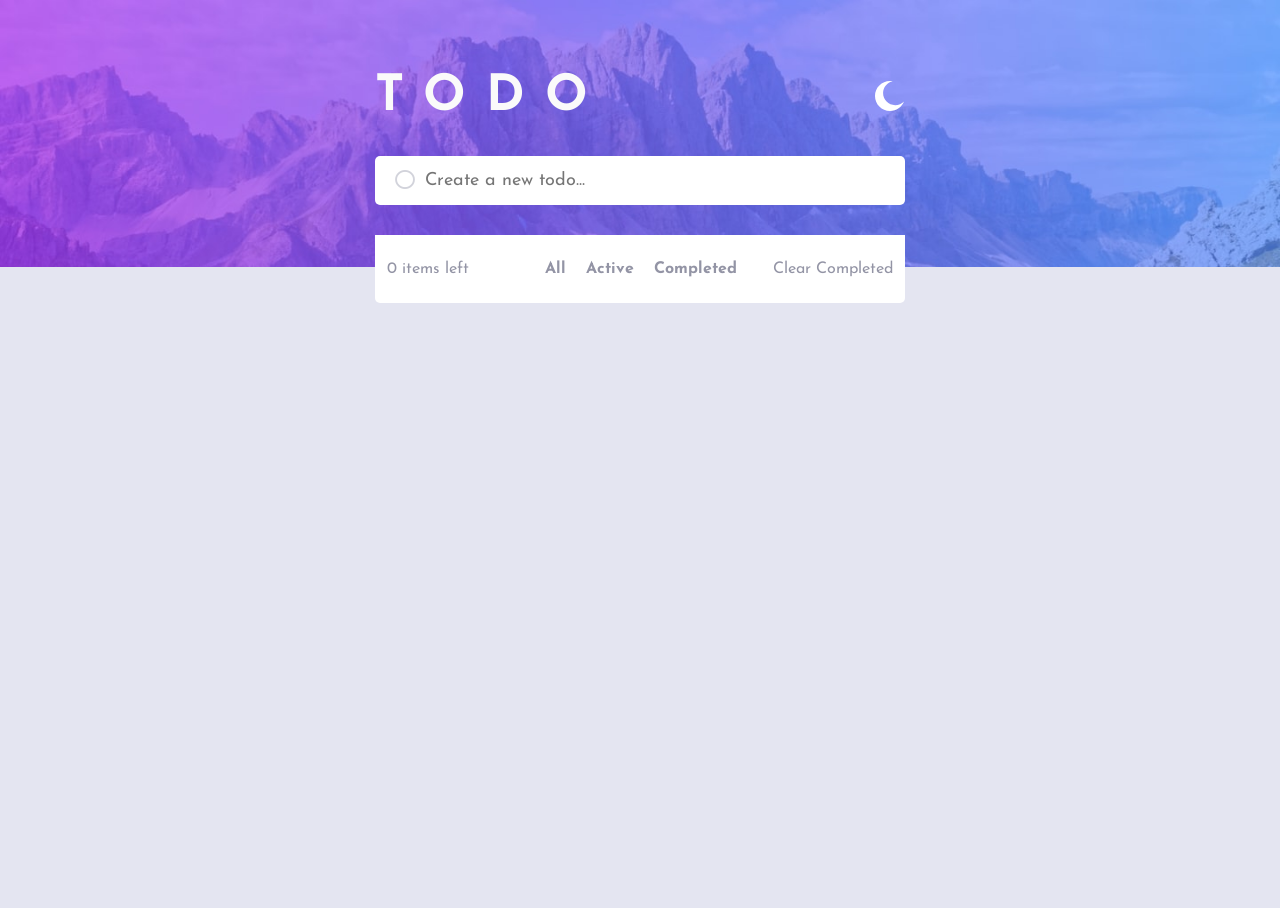
<file: index.html>
<!DOCTYPE html>
<html lang="en">

<head>
  <meta charset="UTF-8">
  <meta name="viewport" content="width=device-width, initial-scale=1.0">
  <link rel="stylesheet" href="style.css">
  <link rel="icon" type="image/png" sizes="32x32" href="./images/favicon-32x32.png">
  <link rel="stylesheet" href="https://cdnjs.cloudflare.com/ajax/libs/font-awesome/5.15.4/css/all.min.css">

  <title>Frontend Mentor | Todo app</title>

</head>

<body id="body">

  <main>

    <div class="title_and_form_and_list">
      <div class="title" id="title">
        <h1>TODO </h1>
        <img class="moon" id="moon" src="images/icon-moon.svg" alt="moon icon">
        <img id="sun" class="sun" src="images/icon-sun.svg" alt="icon sun">
      </div>

      <form class="form" id="form">
        <i class="far fa-circle"></i>
        <input id="input" type="text" placeholder="Create a new todo...">
      </form>

      <div class="list" id="todo_div">
        <ul id="ul">
        </ul>
      </div>
    </div>

  </main>

  <footer>

    <div class="footer" id="footer">
      <div class="items_left">
        <p>
          <span id="dynamic_number">0</span> items left
        </p>
      </div>

      <ul class="menu">
        <li class="all" id="all">All</li>
        <li class="active" id="active"> Active</li>
        <li class="completed" id="completed">Completed</li>
      </ul>

      <div class="clear_completed" id="clear_completed">
        <p>Clear Completed</p>
      </div>
    </div>

  </footer>

  <script src="script.js"></script>

</body>

</html>
</file>
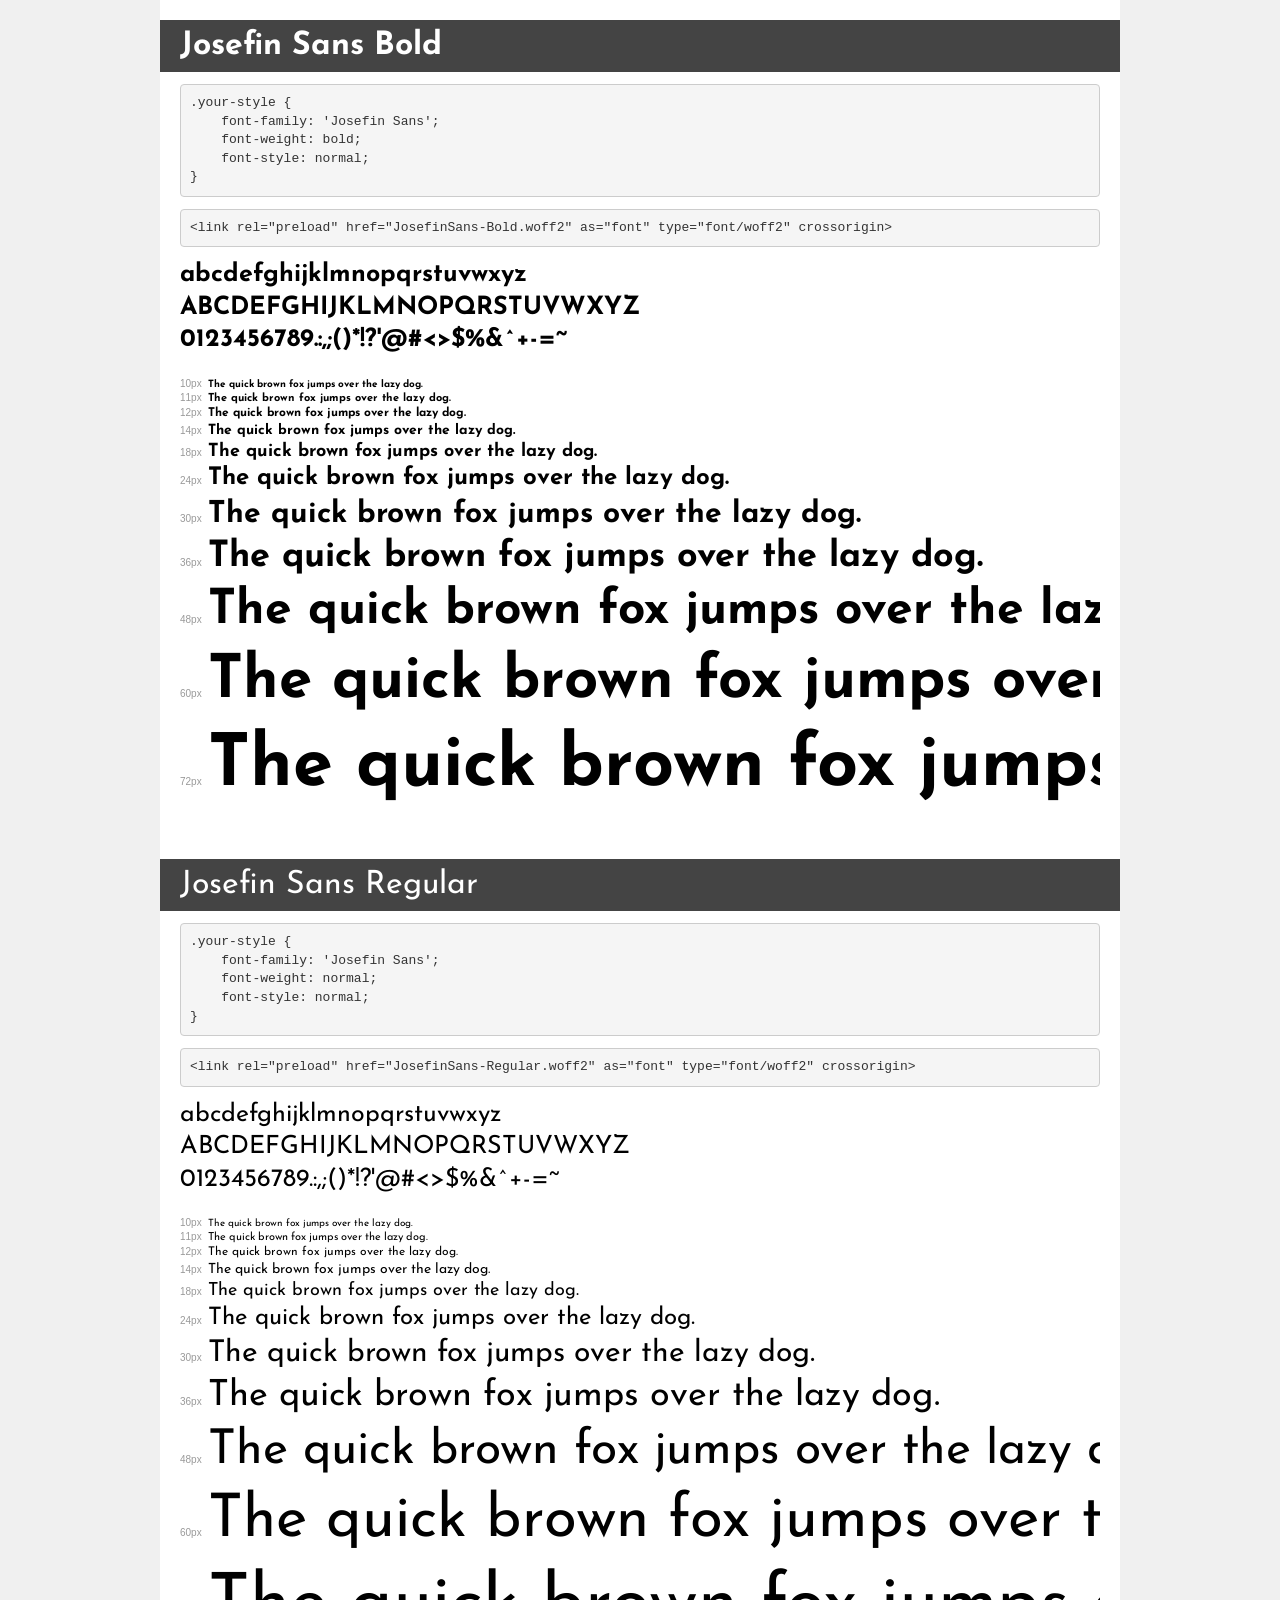
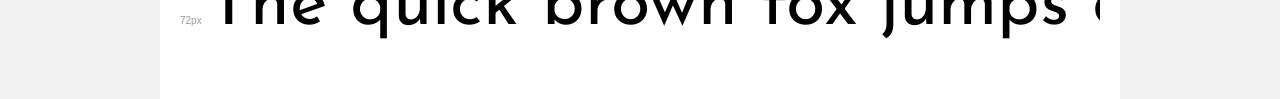
<file: font/demo.html>
<!DOCTYPE html>
<html lang="en">
<head>
    <meta charset="utf-8">
    <meta http-equiv="X-UA-Compatible" content="IE=edge">
    <meta name="viewport" content="width=device-width, initial-scale=1">
    <meta name="robots" content="noindex, noarchive">
    <meta name="format-detection" content="telephone=no">
    <title>Transfonter demo</title>
    <link href="stylesheet.css" rel="stylesheet">
    <style>
        /*
        http://meyerweb.com/eric/tools/css/reset/
        v2.0 | 20110126
        License: none (public domain)
        */
        html, body, div, span, applet, object, iframe,
        h1, h2, h3, h4, h5, h6, p, blockquote, pre,
        a, abbr, acronym, address, big, cite, code,
        del, dfn, em, img, ins, kbd, q, s, samp,
        small, strike, strong, sub, sup, tt, var,
        b, u, i, center,
        dl, dt, dd, ol, ul, li,
        fieldset, form, label, legend,
        table, caption, tbody, tfoot, thead, tr, th, td,
        article, aside, canvas, details, embed,
        figure, figcaption, footer, header, hgroup,
        menu, nav, output, ruby, section, summary,
        time, mark, audio, video {
            margin: 0;
            padding: 0;
            border: 0;
            font-size: 100%;
            font: inherit;
            vertical-align: baseline;
        }
        /* HTML5 display-role reset for older browsers */
        article, aside, details, figcaption, figure,
        footer, header, hgroup, menu, nav, section {
            display: block;
        }
        body {
            line-height: 1;
        }
        ol, ul {
            list-style: none;
        }
        blockquote, q {
            quotes: none;
        }
        blockquote:before, blockquote:after,
        q:before, q:after {
            content: '';
            content: none;
        }
        table {
            border-collapse: collapse;
            border-spacing: 0;
        }
        /* demo styles */
        body {
            background: #f0f0f0;
            color: #000;
        }
        .page {
            background: #fff;
            width: 920px;
            margin: 0 auto;
            padding: 20px 20px 0 20px;
            overflow: hidden;
        }
        .font-container {
            overflow-x: auto;
            overflow-y: hidden;
            margin-bottom: 40px;
            line-height: 1.3;
            white-space: nowrap;
            padding-bottom: 5px;
        }
        h1 {
            position: relative;
            background: #444;
            font-size: 32px;
            color: #fff;
            padding: 10px 20px;
            margin: 0 -20px 12px -20px;
        }
        .letters {
            font-size: 25px;
            margin-bottom: 20px;
        }
        .s10:before {
            content: '10px';
        }
        .s11:before {
            content: '11px';
        }
        .s12:before {
            content: '12px';
        }
        .s14:before {
            content: '14px';
        }
        .s18:before {
            content: '18px';
        }
        .s24:before {
            content: '24px';
        }
        .s30:before {
            content: '30px';
        }
        .s36:before {
            content: '36px';
        }
        .s48:before {
            content: '48px';
        }
        .s60:before {
            content: '60px';
        }
        .s72:before {
            content: '72px';
        }
        .s10:before, .s11:before, .s12:before, .s14:before,
        .s18:before, .s24:before, .s30:before, .s36:before,
        .s48:before, .s60:before, .s72:before {
            font-family: Arial, sans-serif;
            font-size: 10px;
            font-weight: normal;
            font-style: normal;
            color: #999;
            padding-right: 6px;
        }
        pre {
            display: block;
            padding: 9px;
            margin: 0 0 12px;
            font-family: Monaco, Menlo, Consolas, "Courier New", monospace;
            font-size: 13px;
            line-height: 1.428571429;
            color: #333;
            font-weight: normal;
            font-style: normal;
            background-color: #f5f5f5;
            border: 1px solid #ccc;
            overflow-x: auto;
            border-radius: 4px;
        }
        /* responsive */
        @media (max-width: 959px) {
            .page {
                width: auto;
                margin: 0;
            }
        }
    </style>
</head>
<body>
<div class="page">
    <div class="demo">
        <h1 style="font-family: 'Josefin Sans'; font-weight: bold; font-style: normal;">Josefin Sans Bold</h1>
        <pre title="Usage">.your-style {
    font-family: 'Josefin Sans';
    font-weight: bold;
    font-style: normal;
}</pre>
        <pre title="Preload (optional)">
&lt;link rel=&quot;preload&quot; href=&quot;JosefinSans-Bold.woff2&quot; as=&quot;font&quot; type=&quot;font/woff2&quot; crossorigin&gt;</pre>
        <div class="font-container" style="font-family: 'Josefin Sans'; font-weight: bold; font-style: normal;">
            <p class="letters">
                abcdefghijklmnopqrstuvwxyz<br>
ABCDEFGHIJKLMNOPQRSTUVWXYZ<br>
                0123456789.:,;()*!?'@#&lt;&gt;$%&^+-=~
            </p>
            <p class="s10" style="font-size: 10px;">The quick brown fox jumps over the lazy dog.</p>
            <p class="s11" style="font-size: 11px;">The quick brown fox jumps over the lazy dog.</p>
            <p class="s12" style="font-size: 12px;">The quick brown fox jumps over the lazy dog.</p>
            <p class="s14" style="font-size: 14px;">The quick brown fox jumps over the lazy dog.</p>
            <p class="s18" style="font-size: 18px;">The quick brown fox jumps over the lazy dog.</p>
            <p class="s24" style="font-size: 24px;">The quick brown fox jumps over the lazy dog.</p>
            <p class="s30" style="font-size: 30px;">The quick brown fox jumps over the lazy dog.</p>
            <p class="s36" style="font-size: 36px;">The quick brown fox jumps over the lazy dog.</p>
            <p class="s48" style="font-size: 48px;">The quick brown fox jumps over the lazy dog.</p>
            <p class="s60" style="font-size: 60px;">The quick brown fox jumps over the lazy dog.</p>
            <p class="s72" style="font-size: 72px;">The quick brown fox jumps over the lazy dog.</p>
        </div>
    </div>

    <div class="demo">
        <h1 style="font-family: 'Josefin Sans'; font-weight: normal; font-style: normal;">Josefin Sans Regular</h1>
        <pre title="Usage">.your-style {
    font-family: 'Josefin Sans';
    font-weight: normal;
    font-style: normal;
}</pre>
        <pre title="Preload (optional)">
&lt;link rel=&quot;preload&quot; href=&quot;JosefinSans-Regular.woff2&quot; as=&quot;font&quot; type=&quot;font/woff2&quot; crossorigin&gt;</pre>
        <div class="font-container" style="font-family: 'Josefin Sans'; font-weight: normal; font-style: normal;">
            <p class="letters">
                abcdefghijklmnopqrstuvwxyz<br>
ABCDEFGHIJKLMNOPQRSTUVWXYZ<br>
                0123456789.:,;()*!?'@#&lt;&gt;$%&^+-=~
            </p>
            <p class="s10" style="font-size: 10px;">The quick brown fox jumps over the lazy dog.</p>
            <p class="s11" style="font-size: 11px;">The quick brown fox jumps over the lazy dog.</p>
            <p class="s12" style="font-size: 12px;">The quick brown fox jumps over the lazy dog.</p>
            <p class="s14" style="font-size: 14px;">The quick brown fox jumps over the lazy dog.</p>
            <p class="s18" style="font-size: 18px;">The quick brown fox jumps over the lazy dog.</p>
            <p class="s24" style="font-size: 24px;">The quick brown fox jumps over the lazy dog.</p>
            <p class="s30" style="font-size: 30px;">The quick brown fox jumps over the lazy dog.</p>
            <p class="s36" style="font-size: 36px;">The quick brown fox jumps over the lazy dog.</p>
            <p class="s48" style="font-size: 48px;">The quick brown fox jumps over the lazy dog.</p>
            <p class="s60" style="font-size: 60px;">The quick brown fox jumps over the lazy dog.</p>
            <p class="s72" style="font-size: 72px;">The quick brown fox jumps over the lazy dog.</p>
        </div>
    </div>

</div>
</body>
</html>
</file>
<file: style.css>
@font-face {
    font-family: 'Josefin Sans';
    src: url('font/JosefinSans-Bold.eot');
    src: url('font/JosefinSans-Bold.eot?#iefix') format('embedded-opentype'), url('font/JosefinSans-Bold.woff2') format('woff2'), url('font/JosefinSans-Bold.woff') format('woff'), url('font/JosefinSans-Bold.ttf') format('truetype'), url('font/JosefinSans-Bold.svg#JosefinSans-Bold') format('svg');
    font-weight: bold;
    font-style: normal;
    font-display: swap;
}

@font-face {
    font-family: 'Josefin Sans';
    src: url('font/JosefinSans-Regular.eot');
    src: url('font/JosefinSans-Regular.eot?#iefix') format('embedded-opentype'), url('font/JosefinSans-Regular.woff2') format('woff2'), url('font/JosefinSans-Regular.woff') format('woff'), url('font/JosefinSans-Regular.ttf') format('truetype'), url('font/JosefinSans-Regular.svg#JosefinSans-Regular') format('svg');
    font-weight: normal;
    font-style: normal;
    font-display: swap;
}

html {
    height: 100%;
}

body {
    min-height: 100%;
    background: url("images/bg-desktop-light.jpg") no-repeat top;
    background-size: contain;
    background-color: hsl(236, 33%, 92%);
    display: flex;
    flex-direction: column;
    align-items: center;
    font-family: 'Josefin Sans', Arial, Helvetica, sans-serif;
}

main {
    width: 70%;
    display: flex;
    flex-direction: column;
    align-items: center;
}

.title_and_form_and_list {
    width: 60%;
    display: flex;
    flex-direction: column;
    justify-content: space-between;
}


/********** Title ********/

.title {
    width: 100%;
    margin: 30px 0px 0px 0px;
    display: flex;
    justify-content: space-between;
    position: relative;
}

h1 {
    color: hsl(0, 0%, 98%);
    font-size: 50px;
    letter-spacing: 20px;
}

img.moon {
    height: 30px;
    width: 30px;
    position: absolute;
    right: 0;
    top: 43px;
}

img.sun {
    height: 30px;
    width: 30px;
    position: absolute;
    right: 0;
    top: 43px;
    visibility: hidden;
}


/*************** input *************/

input {
    width: 100%;
    padding: 15px 0px;
    border: none;
    border-radius: 5px;
    font-family: 'Josefin Sans', Arial, Helvetica, sans-serif;
    font-size: 18px;
    color: hsl(235, 19%, 35%);
    text-indent: 50px;
    /*La propriété text-indent définit la longueur qui doit être laissée avant le début de la première ligne d'un élément contenant du texte.*/
}


/***** Icon inside input element*****/

.fa-circle {
    width: 10px;
    height: 10px;
    font-size: 20px;
    border-radius: 50%;
    color: hsl(233, 11%, 84%);
}

form {
    position: relative;
    margin-bottom: 30px;
}

i {
    position: absolute;
    top: 14px;
    left: 20px;
}


/****** List ***/

.list {
    background-color: white;
    border-top-left-radius: 5px;
    border-top-right-radius: 5px;
}

#ul {
    padding: 0px;
    margin: 0px;
}


/********** List items and buttons *********/

.todo_div {
    height: 20px;
    width: 100%;
    display: flex;
    position: relative;
    justify-content: space-between;
    align-items: center;
    padding: 20px 0px;
    border-bottom: 1px solid hsl(233, 11%, 84%);
}

.todo_item {
    width: 100%;
    height: 100%;
    text-indent: 50px;
    padding: 10px 0px;
    list-style-type: none;
    word-wrap: break-word;
}

.button_icon_check {
    width: 22px;
    height: 22px;
    position: absolute;
    left: 20px;
    top: 16px;
    bottom: 15px;
    border: 2px solid hsl(233, 11%, 84%);
    border-radius: 50%;
    background-color: white;
}

.button_icon_check img {
    opacity: 0;
}

.button_icon_check:hover {
    cursor: pointer;
    border-color: #c058f3;
}

.button_icon_cross {
    position: absolute;
    right: 20px;
    border: none;
    background-color: white;
}

.button_icon_cross:hover {
    cursor: pointer;
}


/********* Toggle when we click on icon_check *********/

button.complete {
    background: rgb(192, 88, 243);
    background: linear-gradient(90deg, rgba(192, 88, 243, 1) 25%, rgba(87, 221, 255, 1) 72%);
    border: none;
}

li.complete {
    text-decoration: line-through;
    text-decoration-color: hsl(236, 9%, 61%);
    color: hsl(233, 11%, 84%);
}

button.complete img {
    opacity: 1;
}


/*********** Footer *********/

footer {
    width: 60%;
    display: flex;
    justify-content: center;
}

.footer {
    width: 70%;
    color: hsl(236, 9%, 61%);
    display: flex;
    justify-content: space-around;
    align-items: center;
    background-color: white;
    border-bottom-left-radius: 5px;
    border-bottom-right-radius: 5px;
}

.menu {
    display: flex;
    justify-content: space-around;
    list-style-type: none;
}

.menu li {
    padding: 10px;
    font-weight: bold;
}

.menu li:hover {
    cursor: pointer;
    color: hsl(235, 19%, 35%);
}

.clear_completed:hover {
    cursor: pointer;
    color: hsl(235, 19%, 35%);
}

.menu li:visited {
    color: hsl(220, 98%, 61%);
}


/********* Dark mode*********/

.moon,
.sun {
    cursor: pointer;
}

input.dark_mode,
.footer.dark_mode,
ul.dark_mode {
    background-color: #25273c;
}

input.dark_mode {
    color: hsl(234, 39%, 85%);
}

form.dark_mode .fa-circle {
    color: hsl(237, 14%, 26%);
}

#body.dark_mode {
    background: url("images/bg-desktop-dark.jpg") no-repeat top/contain;
    background-color: hsl(235, 21%, 11%);
}

#ul.dark_mode button {
    background-color: #25273c;
}

ul.dark_mode {
    color: hsl(236, 9%, 61%);
}

ul.dark_mode li.complete {
    color: hsl(233, 14%, 35%);
}

ul.dark_mode .todo_div {
    border-bottom: 2px solid hsl(237, 14%, 26%);
}

ul.dark_mode .button_icon_check {
    border: 2px solid hsl(237, 14%, 26%);
}

.title img.moon.dark_mode {
    visibility: hidden;
}

.title img.sun.dark_mode {
    visibility: visible;
}


/********* Mediaqueries *********/

@media screen and (max-width: 1129px) {
    footer {
        width: 80%;
    }
    .title_and_form_and_list {
        width: 80%;
    }
}

@media screen and (max-width: 841px) {
    footer {
        width: 90%;
    }
    .title_and_form_and_list {
        width: 90%;
    }
}

@media screen and (max-width: 758px) {
    .footer {
        display: flex;
        flex-direction: column;
    }
    .menu {
        padding-left: 0px;
    }
    body {
        background: url("images/bg-desktop-light.jpg") no-repeat top;
        background-color: hsl(236, 33%, 92%);
    }
    #body.dark_mode {
        background: url("images/bg-desktop-dark.jpg") no-repeat top;
        background-color: hsl(235, 21%, 11%);
    }
    img.moon,
    img.sun {
        height: 25px;
        width: 25px;
        position: absolute;
        right: 0;
        top: 23px;
    }
    h1 {
        font-size: 30px;
    }
}

@media screen and (max-width: 500px) {
    footer {
        width: 100%;
    }
    .title_and_form_and_list {
        width: 100%;
    }
    img.moon,
    img.sun {
        height: 25px;
        width: 25px;
        position: absolute;
        right: 0;
        top: 23px;
    }
    h1 {
        font-size: 30px;
    }
}
</file>
<file: font/stylesheet.css>
@font-face {
    font-family: 'Josefin Sans';
    src: url('JosefinSans-Bold.eot');
    src: url('JosefinSans-Bold.eot?#iefix') format('embedded-opentype'),
        url('JosefinSans-Bold.woff2') format('woff2'),
        url('JosefinSans-Bold.woff') format('woff'),
        url('JosefinSans-Bold.ttf') format('truetype'),
        url('JosefinSans-Bold.svg#JosefinSans-Bold') format('svg');
    font-weight: bold;
    font-style: normal;
    font-display: swap;
}

@font-face {
    font-family: 'Josefin Sans';
    src: url('JosefinSans-Regular.eot');
    src: url('JosefinSans-Regular.eot?#iefix') format('embedded-opentype'),
        url('JosefinSans-Regular.woff2') format('woff2'),
        url('JosefinSans-Regular.woff') format('woff'),
        url('JosefinSans-Regular.ttf') format('truetype'),
        url('JosefinSans-Regular.svg#JosefinSans-Regular') format('svg');
    font-weight: normal;
    font-style: normal;
    font-display: swap;
}
</file>
